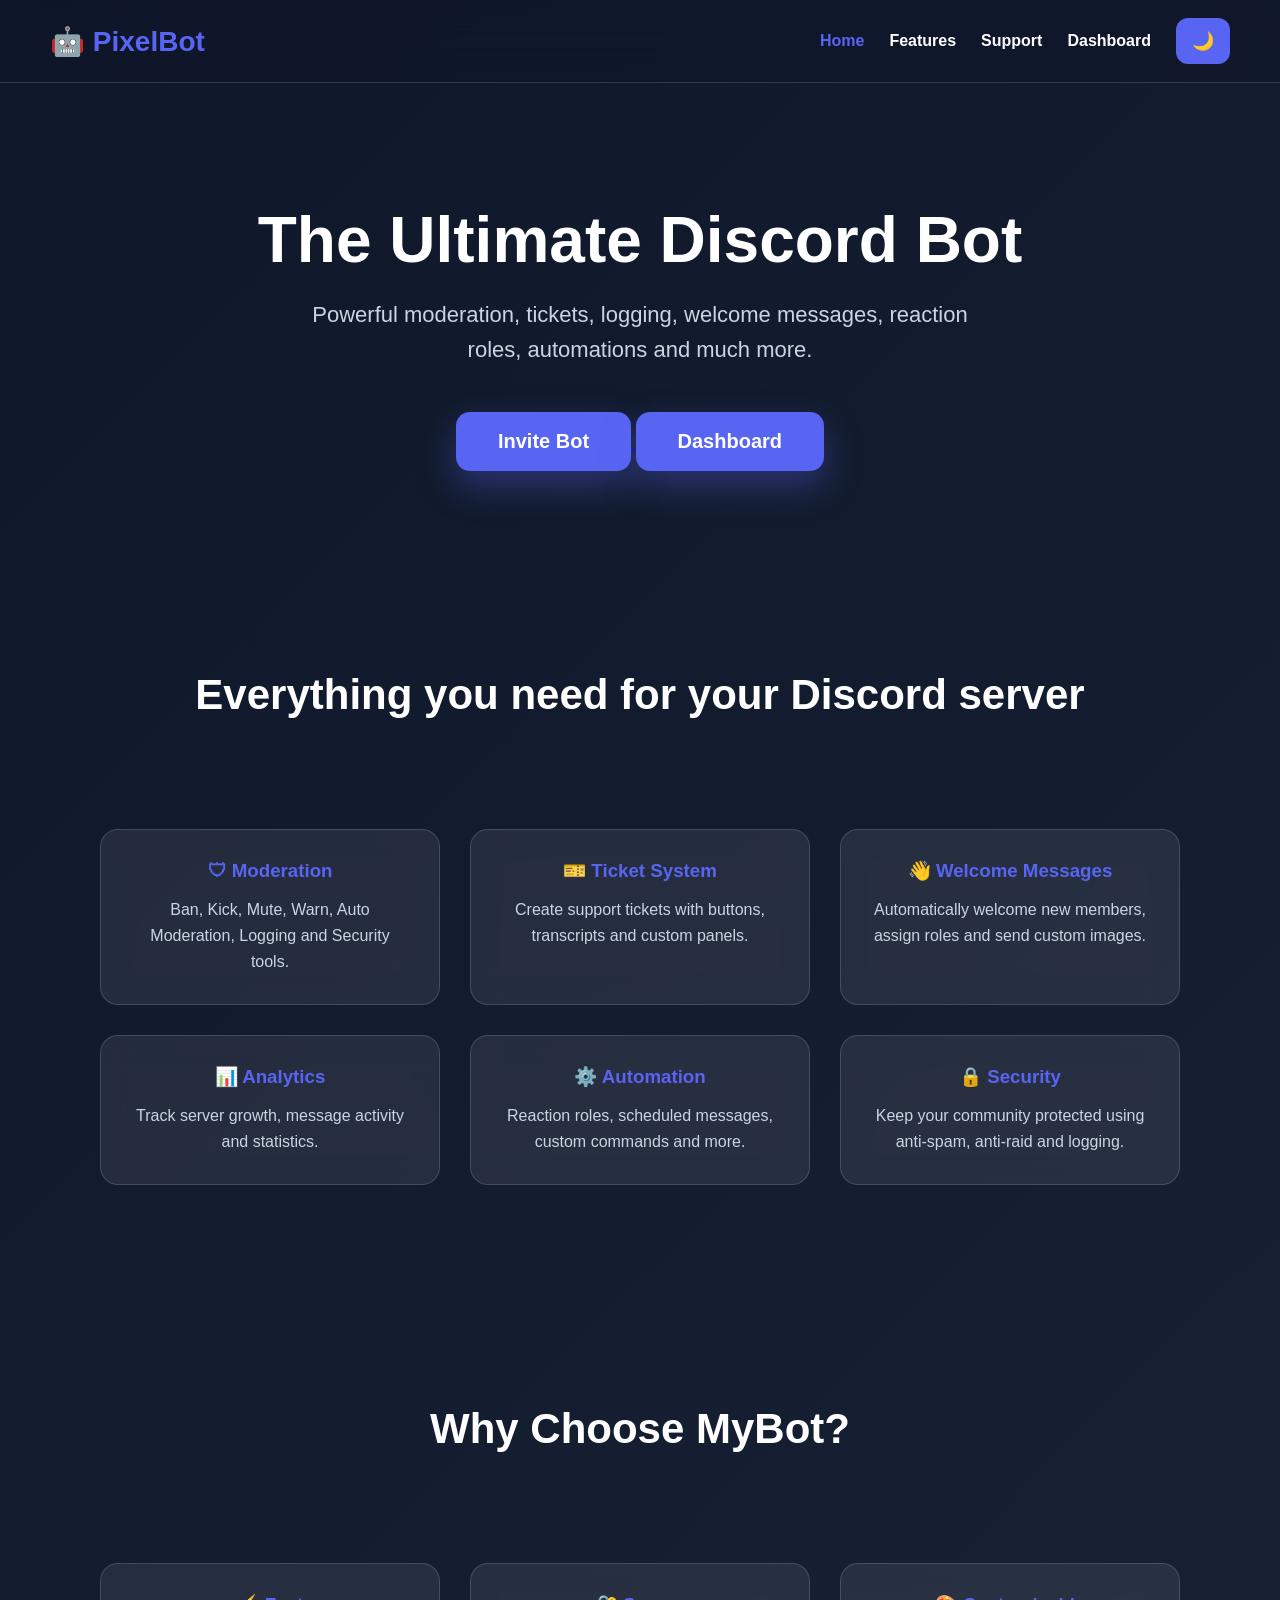
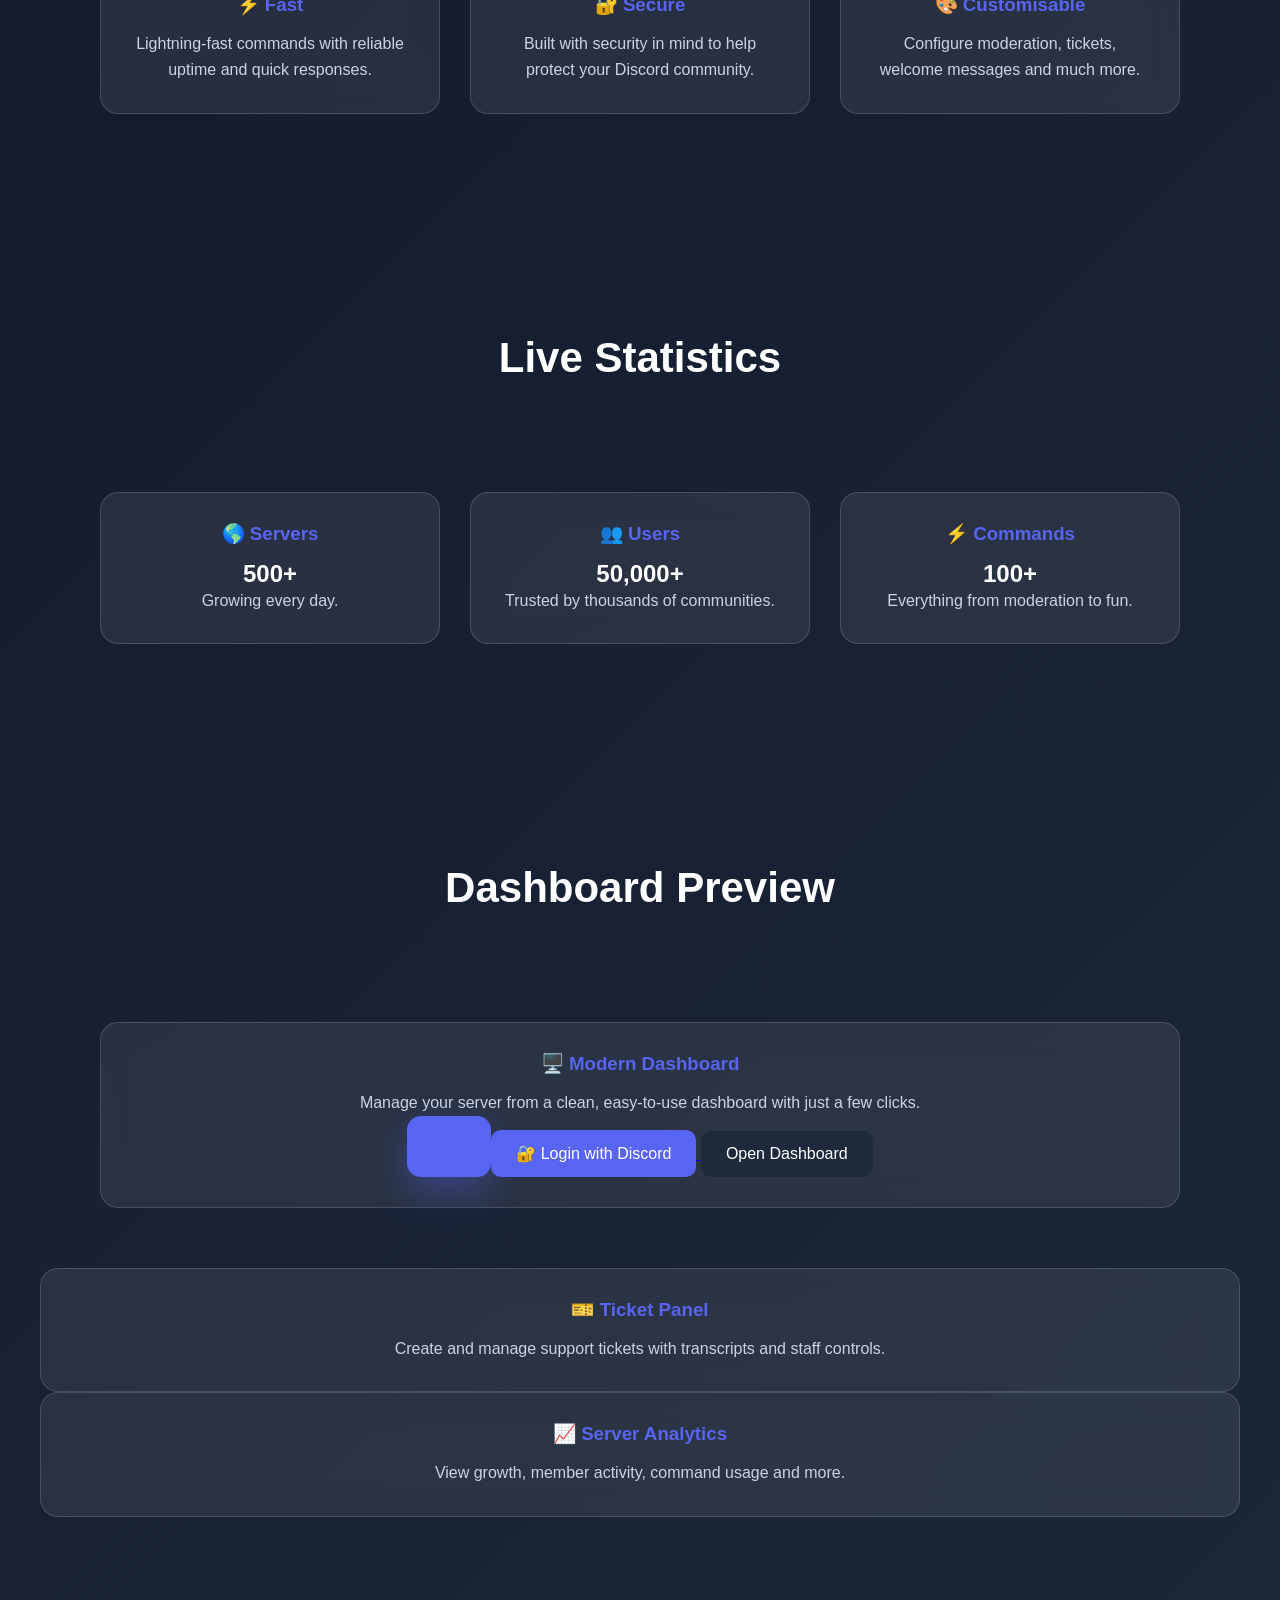
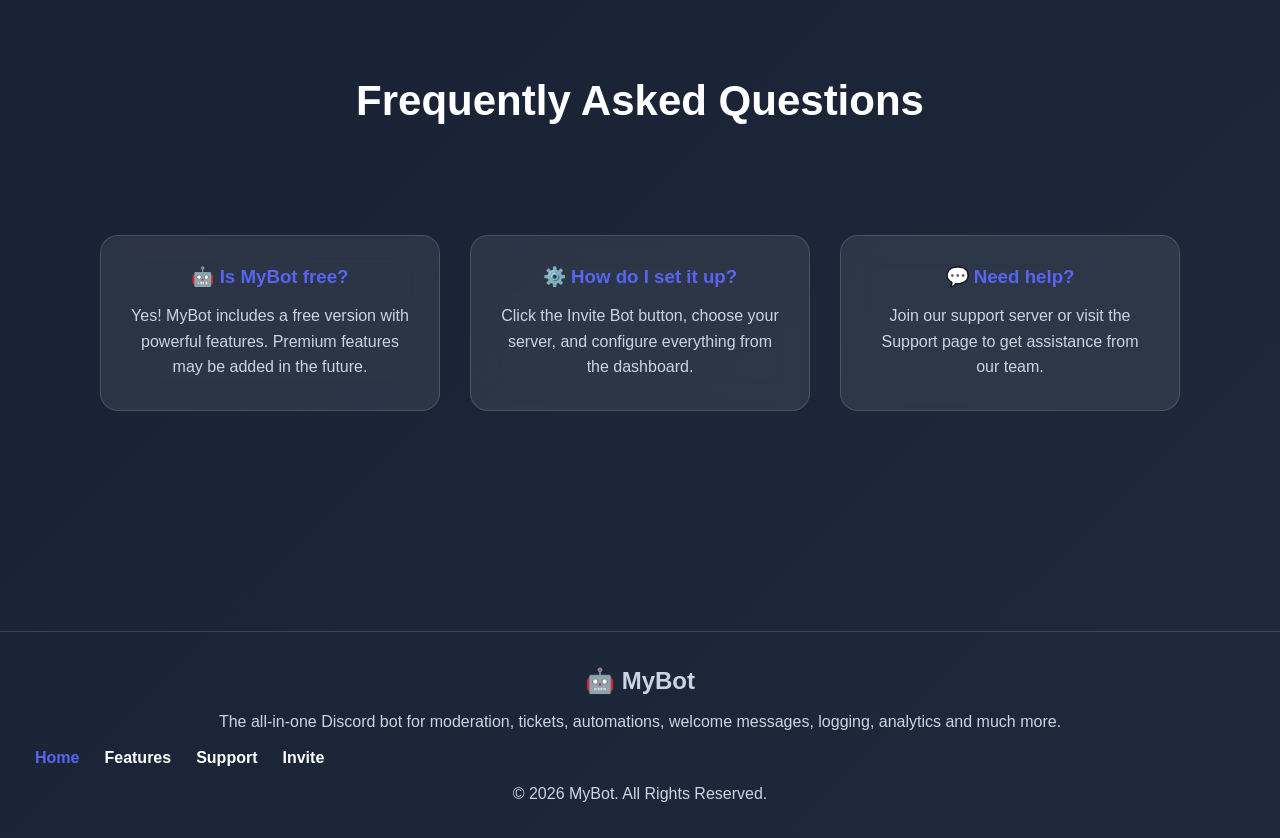
<file: index.html>
<!DOCTYPE html>
<html lang="en">
<head>
    <meta charset="UTF-8">
    <meta name="viewport" content="width=device-width, initial-scale=1.0">
    <title>MyBot | Professional Discord Bot</title>

    <link rel="stylesheet" href="style.css">

    <meta name="theme-color" content="#5865F2">
    <meta name="description" content="The Ultimate Discord Bot for Moderation, Tickets, Logging, Welcome Messages and More.">
</head>

<body>

<nav>

    <h2>🤖 PixelBot </h2>

    <div <div class="nav-links">

    <a href="index.html">Home</a>

    <a href="features.html">Features</a>

    <a href="support.html">Support</a>

    <a href="dashboard.html">Dashboard</a>

    <button id="theme-toggle">🌙</button>

</div>

    </div>

</nav>

<section class="hero">

    <h1>
        The Ultimate Discord Bot
    </h1>

    <p>
        Powerful moderation, tickets, logging, welcome messages,
        reaction roles, automations and much more.
    </p>

    <div <div class="hero-buttons">

    <a href="https://discord.com/oauth2/authorize?client_id=1532870250482237530&permissions=8&integration_type=0&scope=bot+applications.commands">
        <button class="invite">Invite Bot</button>
    </a>

    <a href="dashboard.html">
        <button class="invite">Dashboard</button>
    </a>

</div>
        </a>

    </div>

</section>

<section class="features" id="features">

<h2>Everything you need for your Discord server</h2>

<div class="cards">

<div class="card">

<h3>🛡 Moderation</h3>

<p>
Ban, Kick, Mute, Warn, Auto Moderation,
Logging and Security tools.
</p>

</div>

<div class="card">

<h3>🎫 Ticket System</h3>

<p>
Create support tickets with buttons,
transcripts and custom panels.
</p>

</div>

<div class="card">

<h3>👋 Welcome Messages</h3>

<p>
Automatically welcome new members,
assign roles and send custom images.
</p>

</div>

<div class="card">

<h3>📊 Analytics</h3>

<p>
Track server growth,
message activity and statistics.
</p>

</div>

<div class="card">

<h3>⚙️ Automation</h3>

<p>
Reaction roles,
scheduled messages,
custom commands
and more.
</p>

</div>

<div class="card">

<h3>🔒 Security</h3>

<p>
Keep your community protected
using anti-spam,
anti-raid
and logging.
</p>

</div>

</div>

</section>
<section class="features">

    <h2>Why Choose MyBot?</h2>

    <div class="cards">

        <div class="card">
            <h3>⚡ Fast</h3>
            <p>
                Lightning-fast commands with reliable uptime and quick responses.
            </p>
        </div>

        <div class="card">
            <h3>🔐 Secure</h3>
            <p>
                Built with security in mind to help protect your Discord community.
            </p>
        </div>

        <div class="card">
            <h3>🎨 Customisable</h3>
            <p>
                Configure moderation, tickets, welcome messages and much more.
            </p>
        </div>

    </div>

</section>

<section class="features">

    <h2>Live Statistics</h2>

    <div class="cards">

        <div class="card">
            <h3>🌎 Servers</h3>
            <h1>500+</h1>
            <p>Growing every day.</p>
        </div>

        <div class="card">
            <h3>👥 Users</h3>
            <h1>50,000+</h1>
            <p>Trusted by thousands of communities.</p>
        </div>

        <div class="card">
            <h3>⚡ Commands</h3>
            <h1>100+</h1>
            <p>Everything from moderation to fun.</p>
        </div>

    </div>

</section>

<section class="features">

    <h2>Dashboard Preview</h2>

    <div class="cards">

        <div class="card">

            <h3>🖥️ Modern Dashboard</h3>

            <p>
                Manage your server from a clean,
                easy-to-use dashboard with just a few clicks.
            </p>

            <button class="invite">
               <div class="login-buttons">

<a href="dashboard.html">
<button class="discord-login">
🔐 Login with Discord
</button>
</a>

<a href="dashboard.html">
<button class="dashboard-btn">
Open Dashboard
</button>
</a>

</div>
            </button>

        </div>

        <div class="card">

            <h3>🎫 Ticket Panel</h3>

            <p>
                Create and manage support tickets
                with transcripts and staff controls.
            </p>

        </div>

        <div class="card">

            <h3>📈 Server Analytics</h3>

            <p>
                View growth,
                member activity,
                command usage
                and more.
            </p>

        </div>

    </div>

</section>
<section class="features">

    <h2>Frequently Asked Questions</h2>

    <div class="cards">

        <div class="card">
            <h3>🤖 Is MyBot free?</h3>
            <p>
                Yes! MyBot includes a free version with powerful features.
                Premium features may be added in the future.
            </p>
        </div>

        <div class="card">
            <h3>⚙️ How do I set it up?</h3>
            <p>
                Click the Invite Bot button, choose your server,
                and configure everything from the dashboard.
            </p>
        </div>

        <div class="card">
            <h3>💬 Need help?</h3>
            <p>
                Join our support server or visit the Support page
                to get assistance from our team.
            </p>
        </div>

    </div>

</section>

<footer>

    <h2>🤖 MyBot</h2>

    <br>

    <p>
        The all-in-one Discord bot for moderation,
        tickets, automations, welcome messages,
        logging, analytics and much more.
    </p>

    <br>

    <div class="nav-links">

        <a href="index.html">Home</a>

        <a href="features.html">Features</a>

        <a href="support.html">Support</a>

        <a href="https://discord.com/oauth2/authorize?client_id=1532870250482237530&permissions=8&integration_type=0&scope=bot+applications.commands">
            Invite
        </a>

    </div>

    <br>

    <p>
        © 2026 MyBot. All Rights Reserved.
    </p>

</footer>

<script src="script.js"></script>

</body>
</html>
</file>
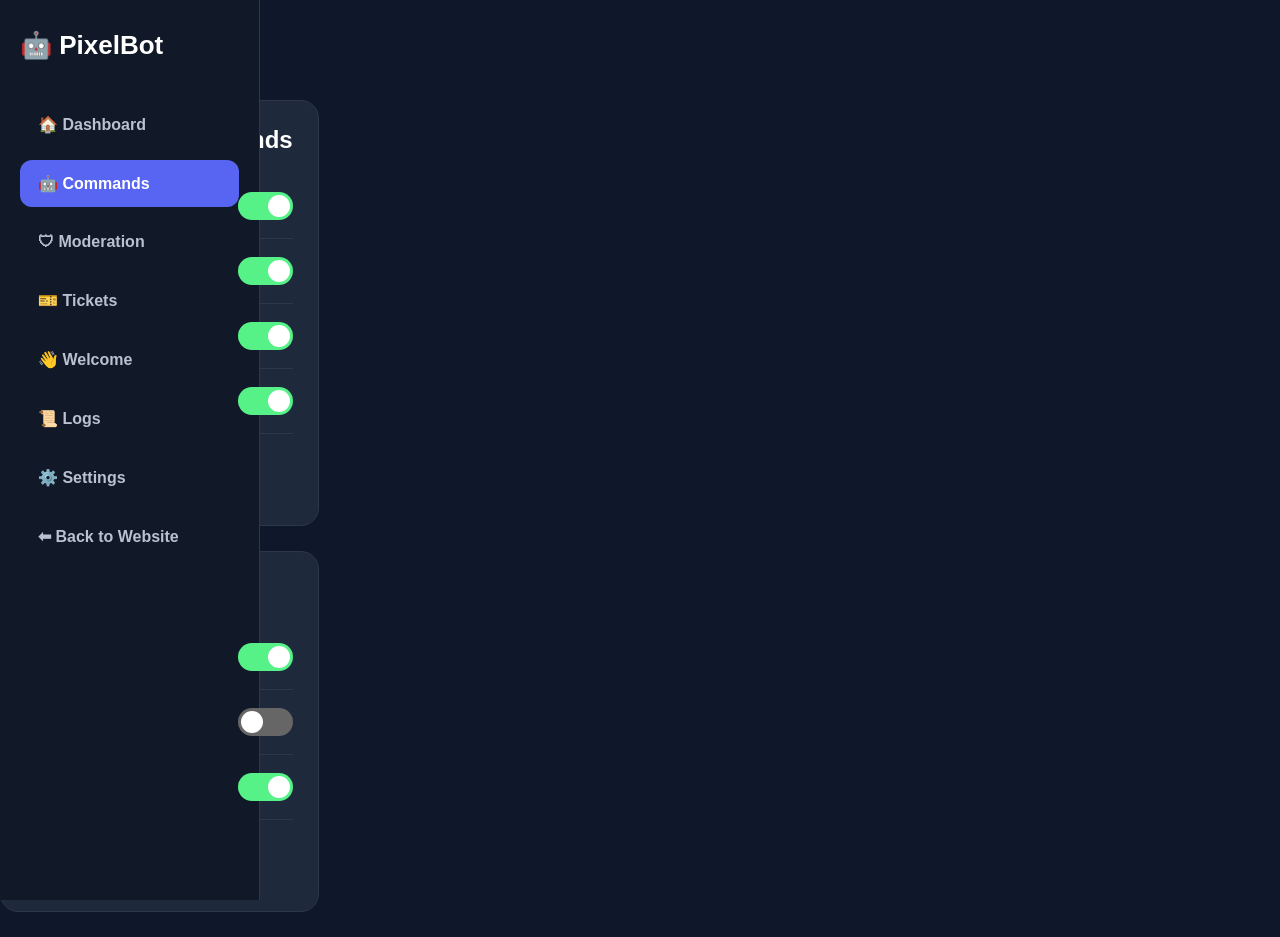
<file: commands.html>
<!DOCTYPE html>
<html lang="en">
<head>
    <meta charset="UTF-8">
    <meta name="viewport" content="width=device-width, initial-scale=1.0">
    <title>Commands | PixelBot Dashboard</title>

    <link rel="stylesheet" href="dashboard.css">
</head>

<body>

<div class="sidebar">

    <div class="logo">
        🤖 PixelBot
    </div>

    <ul>

        <li><a href="dashboard.html">🏠 Dashboard</a></li>

        <li class="active"><a href="commands.html">🤖 Commands</a></li>

        <li><a href="moderation.html">🛡 Moderation</a></li>

        <li><a href="tickets.html">🎫 Tickets</a></li>

        <li><a href="welcome.html">👋 Welcome</a></li>

        <li><a href="logs.html">📜 Logs</a></li>

        <li><a href="settings.html">⚙️ Settings</a></li>

        <li><a href="index.html">⬅ Back to Website</a></li>

    </ul>

</div>

<div class="main">

<header>

<div>

<h1>Commands</h1>

<p>Enable or disable bot commands.</p>

</div>

<div>

<button id="theme-toggle">🌙</button>

</div>

</header>

<div class="panel">

<h2>Moderation Commands</h2>

<div class="setting">
<span>Ban</span>

<label class="switch">
<input type="checkbox" checked>
<span class="slider"></span>
</label>
</div>

<div class="setting">
<span>Kick</span>

<label class="switch">
<input type="checkbox" checked>
<span class="slider"></span>
</label>
</div>

<div class="setting">
<span>Mute</span>

<label class="switch">
<input type="checkbox" checked>
<span class="slider"></span>
</label>
</div>

<div class="setting">
<span>Warn</span>

<label class="switch">
<input type="checkbox" checked>
<span class="slider"></span>
</label>
</div>

<button class="save-btn">
Save Changes
</button>

</div>

<div class="panel">

<h2>Fun Commands</h2>

<div class="setting">
<span>8ball</span>

<label class="switch">
<input type="checkbox" checked>
<span class="slider"></span>
</label>
</div>

<div class="setting">
<span>Meme</span>

<label class="switch">
<input type="checkbox">
<span class="slider"></span>
</label>
</div>

<div class="setting">
<span>Joke</span>

<label class="switch">
<input type="checkbox" checked>
<span class="slider"></span>
</label>
</div>

<button class="save-btn">
Save Changes
</button>

</div>

<script src="dashboard.js"></script>

</div>

</body>
</html>
</file>
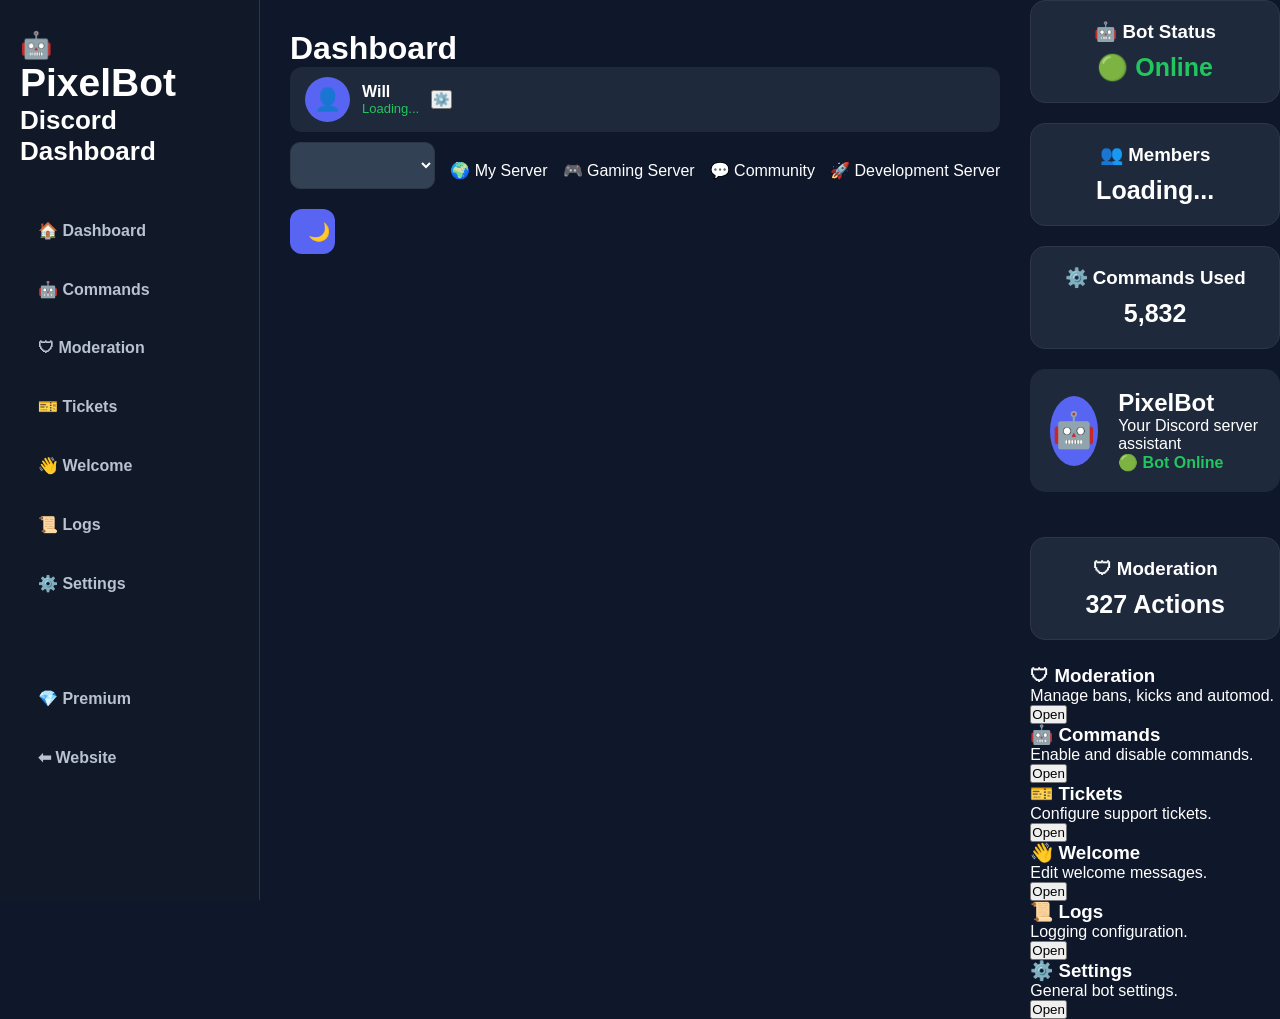
<file: dashboard.html>
<!DOCTYPE html>
<html lang="en">
<head>

<meta charset="UTF-8">
<meta name="viewport" content="width=device-width, initial-scale=1.0">

<title>PixelBot Dashboard</title>

<link rel="stylesheet" href="dashboard.css">

</head>

<body>

<div class="sidebar">

<div class="logo">

<div class="logo-circle">
🤖
</div>

<h2>PixelBot</h2>

<p>Discord Dashboard</p>

</div>

<ul>

<li>
<a href="#" class="nav-link active" data-page="dashboard">
🏠 Dashboard
</a>
</li>

<li>
<a href="#" class="nav-link" data-page="commands">
🤖 Commands
</a>
</li>

<li>
<a href="#" class="nav-link" data-page="moderation">
🛡 Moderation
</a>
</li>

<li>
<a href="#" class="nav-link" data-page="tickets">
🎫 Tickets
</a>
</li>

<li>
<a href="#" class="nav-link" data-page="welcome">
👋 Welcome
</a>
</li>

<li>
<a href="#" class="nav-link" data-page="logs">
📜 Logs
</a>
</li>
<script src="dashboard.js"></script>
<li>
<a href="#" class="nav-link" data-page="settings">
⚙️ Settings

</li>
<script src="dashboard.js"></script>
<li>
<a href="#" class="nav-link" data-page="premium">
💎 Premium
</a>
</li>
<li>
  <section id="premium" class="page" style="display:none;">

<h2>💎 PixelBot Premium</h2>

<div class="premium-banner">

<h1>Unlock Everything</h1>

<p>
Upgrade to PixelBot Premium and unlock exclusive tools,
advanced moderation, analytics and much more.
</p>

<button class="premium-btn">
Upgrade Now
</button>

</div>


<div class="premium-grid">

<div class="premium-card">

<h3>🤖 AI Moderation</h3>

<p>
Automatically detects spam, raids and harmful messages.
</p>

<span class="locked">
🔒 Premium
</span>

</div>


<div class="premium-card">

<h3>📊 Advanced Analytics</h3>

<p>
Track server growth, active members and command usage.
</p>

<span class="locked">
🔒 Premium
</span>

</div>


<div class="premium-card">

<h3>☁️ Cloud Backups</h3>

<p>
Backup your complete server configuration with one click.
</p>

<span class="locked">
🔒 Premium
</span>

</div>


<div class="premium-card">

<h3>🎫 Advanced Tickets</h3>

<p>
Custom ticket panels, forms and unlimited ticket categories.
</p>

<span class="locked">
🔒 Premium
</span>

</div>


<div class="premium-card">

<h3>👑 Priority Support</h3>

<p>
Receive faster support whenever you need help.
</p>

<span class="locked">
🔒 Premium
</span>

</div>


<div class="premium-card">

<h3>🎨 Custom Branding</h3>

<p>
Change colours, logos and embed styles for your server.
</p>

<span class="locked">
🔒 Premium
</span>

</div>

</div>

</section>
  <a href="index.html">
⬅ Website
</a>
</li>

</ul>

</div>

<div class="content">

<header>

<h1 id="page-title">
Dashboard
</h1>
<div class="user-profile">

<div class="user-avatar">
👤
</div>


<div class="user-info">

<h3>Will</h3>

<p>
<p id="bot-status" class="online">
Loading...
</p>


</div>


<button>
⚙️
</button>

</div>
<div class="top-buttons">

<select <div class="server-picker">

<div class="small-server-icon">
🌐
</div>


<select class="server-select">

<option>🌍 My Server</option>

<option>🎮 Gaming Server</option>

<option>💬 Community</option>

<option>🚀 Development Server</option>

</select>

</div>
</select>

<button id="theme-toggle">
🌙
</button>

</div>

</header>

<section id="dashboard" class="page">
<div class="stats-grid">

<div class="stat-card">

<h3>🤖 Bot Status</h3>

<p class="online">
🟢 Online
</p>

</div>


<div class="stat-card">

<h3>👥 Members</h3>

<p id="member-count">
Loading...
</p>

</div>


<div class="stat-card">

<h3>⚙️ Commands Used</h3>

<p>
5,832
</p>

</div>
<div class="bot-profile">

<div class="bot-avatar">
🤖
</div>

<div>

<h2>PixelBot</h2>

<p>
Your Discord server assistant
</p>

<span>
🟢 Bot Online
</span>

</div>

</div>

<div class="stat-card">

<h3>🛡 Moderation</h3>

<p>
327 Actions
</p>

</div>

</div>
<div class="grid">

<div class="card">

<h3>
🛡 Moderation
</h3>

<p>
Manage bans, kicks and automod.
</p>

<button class="open-btn" data-open="moderation">
Open
</button>

</div>

<div class="card">

<h3>
🤖 Commands
</h3>

<p>
Enable and disable commands.
</p>

<button class="open-btn" data-open="commands">
Open
</button>

</div>

<div class="card">

<h3>
🎫 Tickets
</h3>

<p>
Configure support tickets.
</p>

<button class="open-btn" data-open="tickets">
Open
</button>

</div>

<div class="card">

<h3>
👋 Welcome
</h3>

<p>
Edit welcome messages.
</p>

<button class="open-btn" data-open="welcome">
Open
</button>

</div>

<div class="card">

<h3>
📜 Logs
</h3>

<p>
Logging configuration.
</p>

<button class="open-btn" data-open="logs">
Open
</button>

</div>

<div class="card">

<h3>
⚙️ Settings
</h3>

<p>
General bot settings.
</p>

<button class="open-btn" data-open="settings">
Open
</button>

</div>

</div>

</section>
<section id="commands" class="page" style="display:none;">

<h2>🤖 Commands</h2>

<div class="card">

<div class="setting">
<span>Ban Command</span>

<label class="switch">
<input type="checkbox" checked>
<span class="slider"></span>
</label>
</div>

<div class="setting">
<span>Kick Command</span>

<label class="switch">
<input type="checkbox" checked>
<span class="slider"></span>
</label>
</div>

<div class="setting">
<span>Warn Command</span>

<label class="switch">
<input type="checkbox" checked>
<span class="slider"></span>
</label>
</div>

<div class="setting">
<span>Mute Command</span>

<label class="switch">
<input type="checkbox">
<span class="slider"></span>
</label>
</div>

<button class="save-btn">
Save Changes
</button>

</div>

</section>

<section id="moderation" class="page" style="display:none;">

<h2>🛡 Moderation</h2>

<div class="card">

<div class="setting">
<span>Auto Moderation</span>

<label class="switch">
<input type="checkbox" checked>
<span class="slider"></span>
</label>
</div>

<div class="setting">
<span>Anti Spam</span>

<label class="switch">
<input type="checkbox" checked>
<span class="slider"></span>
</label>
</div>

<div class="setting">
<span>Bad Word Filter</span>

<label class="switch">
<input type="checkbox">
<span class="slider"></span>
</label>
</div>

<div class="setting">
<span>Raid Protection</span>

<label class="switch">
<input type="checkbox" checked>
<span class="slider"></span>
</label>
</div>

<button class="save-btn">
Save Changes
</button>

</div>

</section>

<section id="tickets" class="page" style="display:none;">

<h2>🎫 Tickets</h2>

<div class="card">

<label>Support Category</label>

<select class="input">

<option>Support</option>

<option>Reports</option>

<option>Appeals</option>

</select>

<label>Staff Role</label>

<select class="input">

<option>Moderator</option>

<option>Admin</option>

</select>

<label>Transcript Channel</label>

<select class="input">

<option>#transcripts</option>

<option>#logs</option>

</select>

<button class="save-btn">

Save Ticket Settings

</button>

</div>

</section>
</section>


<section id="welcome" class="page" style="display:none;">

<h2>👋 Welcome</h2>

<div class="card">

<label>Welcome Message</label>

<textarea class="input" rows="5">
Welcome to our server!
</textarea>


<label>Welcome Channel</label>

<select class="input">

<option>#welcome</option>

<option>#general</option>

<option>#chat</option>

</select>


<div class="setting">

<span>Enable Welcome Messages</span>

<label class="switch">

<input type="checkbox" checked>

<span class="slider"></span>

</label>

</div>


<button class="save-btn">

Save Welcome Settings

</button>


</div>

</section>




<section id="logs" class="page" style="display:none;">

<h2>📜 Logs</h2>


<div class="card">


<div class="setting">

<span>Member Logs</span>

<label class="switch">

<input type="checkbox" checked>

<span class="slider"></span>

</label>

</div>



<div class="setting">

<span>Message Logs</span>

<label class="switch">

<input type="checkbox">

<span class="slider"></span>

</label>

</div>



<div class="setting">

<span>Moderation Logs</span>

<label class="switch">

<input type="checkbox" checked>

<span class="slider"></span>

</label>

</div>



<label>
Log Channel
</label>


<select class="input">

<option>#logs</option>

<option>#admin-logs</option>

<option>#moderation</option>

</select>



<button class="save-btn">

Save Log Settings

</button>


</div>

</section>
<section id="settings" class="page" style="display:none;">

<h2>⚙️ Settings</h2>


<div class="card">


<div class="setting">

<span>Bot Online Status</span>

<label class="switch">

<input type="checkbox" checked>

<span class="slider"></span>

</label>

</div>



<div class="setting">

<span>Command Prefix</span>

<input class="input" value="!">

</div>



<div class="setting">

<span>Auto Update</span>

<label class="switch">

<input type="checkbox">

<span class="slider"></span>

</label>

</div>



<label>Bot Language</label>

<select class="input">

<option>English</option>

<option>Spanish</option>

<option>French</option>

</select>



<br><br>


<button class="save-btn">

Save Settings

</button>


</div>

</section>





<script src="dashboard.js"></script>


</body>

</html>
</file>
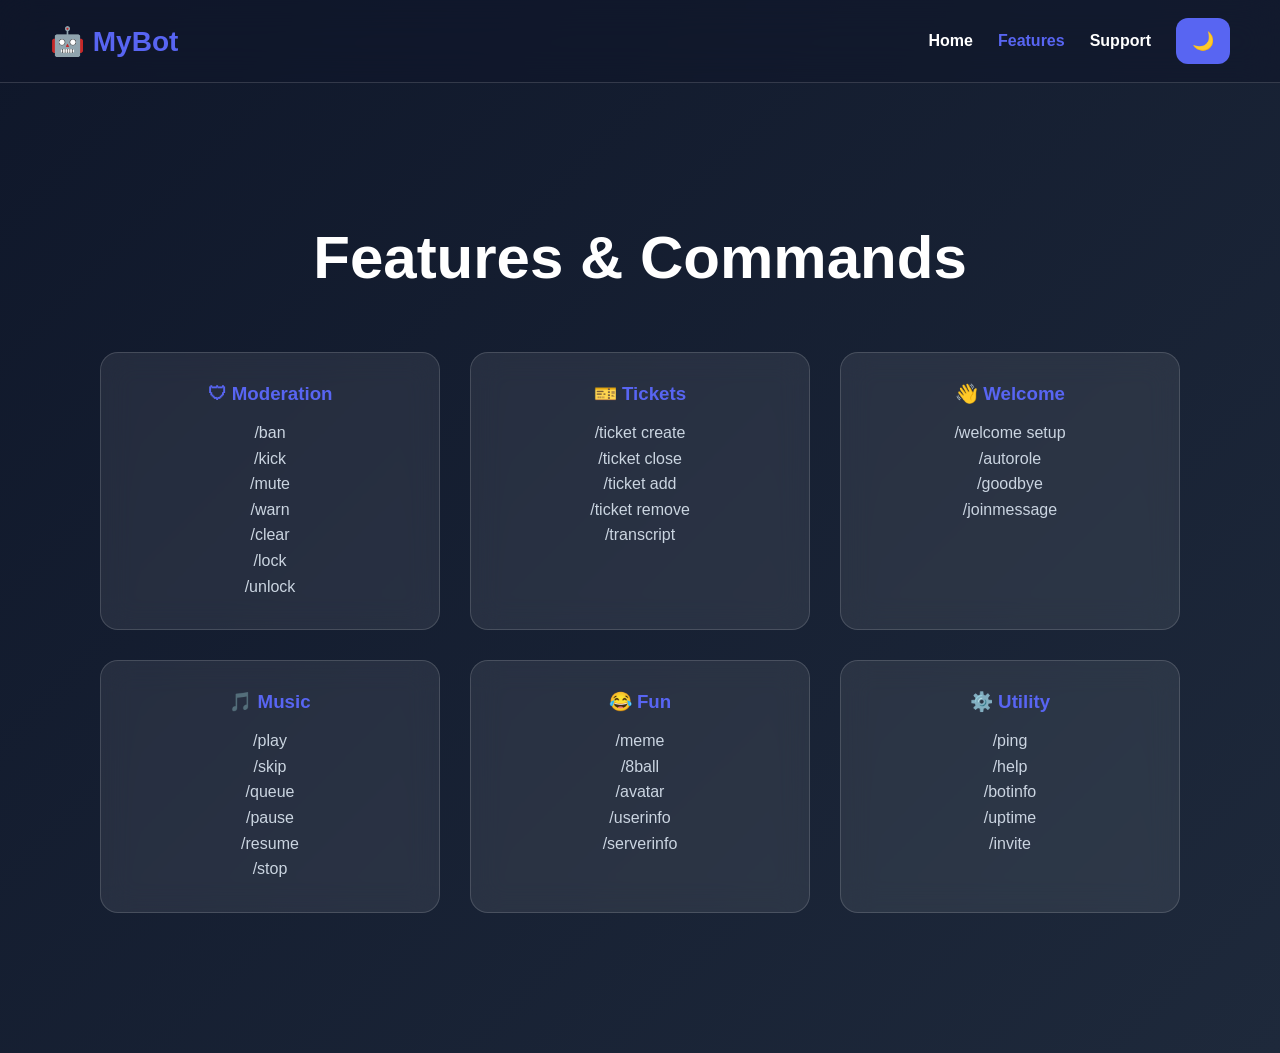
<file: features.html>
<!DOCTYPE html>
<html lang="en">
<head>
    <meta charset="UTF-8">
    <meta name="viewport" content="width=device-width, initial-scale=1.0">
    <title>MyBot | Features</title>
    <link rel="stylesheet" href="style.css">
</head>

<body>

<nav>

    <h2>🤖 MyBot</h2>

    <div class="nav-links">

        <a href="index.html">Home</a>

        <a href="features.html">Features</a>

        <a href="support.html">Support</a>

        <button id="theme-toggle">🌙</button>

    </div>

</nav>

<section class="features">

<h1 style="text-align:center;font-size:60px;margin-top:60px;">
Features & Commands
</h1>

<div class="cards">

<div class="card">
<h3>🛡 Moderation</h3>

<p>
/ban<br>
/kick<br>
/mute<br>
/warn<br>
/clear<br>
/lock<br>
/unlock
</p>

</div>

<div class="card">

<h3>🎫 Tickets</h3>

<p>
/ticket create<br>
/ticket close<br>
/ticket add<br>
/ticket remove<br>
/transcript
</p>

</div>

<div class="card">

<h3>👋 Welcome</h3>

<p>
/welcome setup<br>
/autorole<br>
/goodbye<br>
/joinmessage
</p>

</div>

<div class="card">

<h3>🎵 Music</h3>

<p>
/play<br>
/skip<br>
/queue<br>
/pause<br>
/resume<br>
/stop
</p>

</div>

<div class="card">

<h3>😂 Fun</h3>

<p>
/meme<br>
/8ball<br>
/avatar<br>
/userinfo<br>
/serverinfo
</p>

</div>

<div class="card">

<h3>⚙️ Utility</h3>

<p>
/ping<br>
/help<br>
/botinfo<br>
/uptime<br>
/invite
</p>

</div>

</div>

</section>

<script src="script.js"></script>

</body>
</html>
</file>
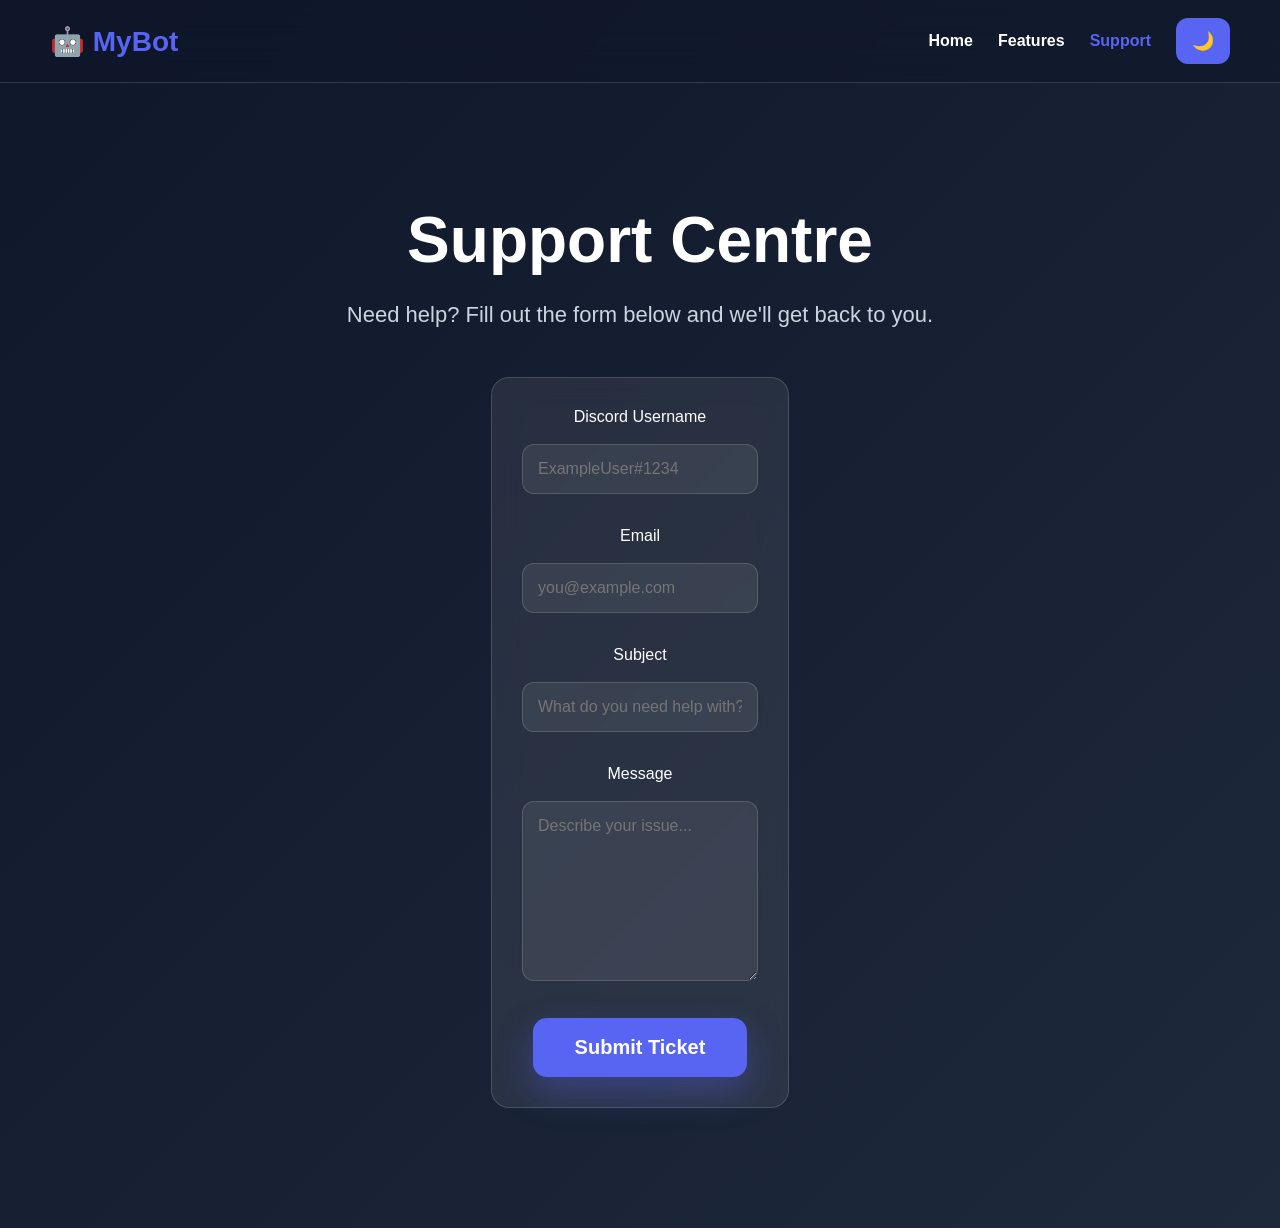
<file: support.html>
<!DOCTYPE html>
<html lang="en">
<head>
    <meta charset="UTF-8">
    <meta name="viewport" content="width=device-width, initial-scale=1.0">
    <title>MyBot | Support</title>
    <link rel="stylesheet" href="style.css">
</head>

<body>

<nav>
    <h2>🤖 MyBot</h2>

    <div class="nav-links">
        <a href="index.html">Home</a>
        <a href="features.html">Features</a>
        <a href="support.html">Support</a>
        <button id="theme-toggle">🌙</button>
    </div>
</nav>

<section class="hero">

<h1>Support Centre</h1>

<p>
Need help? Fill out the form below and we'll get back to you.
</p>

<div class="card" style="max-width:700px;margin:auto;">

<form https://formspree.io/f/xrpzzzga>

<label>Discord Username</label><br><br>

<input type="text" placeholder="ExampleUser#1234" required><br><br>

<label>Email</label><br><br>

<input type="email" placeholder="you@example.com" required><br><br>

<label>Subject</label><br><br>

<input type="text" placeholder="What do you need help with?" required><br><br>

<label>Message</label><br><br>

<textarea rows="8" placeholder="Describe your issue..." required></textarea><br><br>

<button class="invite" type="submit">
Submit Ticket
</button>

</form>

</div>

</section>

<script src="script.js"></script>

</body>
</html>
</file>
<file: style.css>
/* =========================
   Professional Discord Bot Website
   ========================= */

:root{
    --bg:#0f172a;
    --bg2:#1e293b;
    --text:#ffffff;
    --text2:#cbd5e1;
    --primary:#5865F2;
    --secondary:#7c3aed;
    --card:rgba(255,255,255,.08);
    --border:rgba(255,255,255,.15);
    --nav:rgba(15,23,42,.6);
}

body.light{
    --bg:#f8fafc;
    --bg2:#e2e8f0;
    --text:#111827;
    --text2:#4b5563;
    --primary:#5865F2;
    --secondary:#4f46e5;
    --card:rgba(255,255,255,.75);
    --border:rgba(0,0,0,.08);
    --nav:rgba(255,255,255,.7);
}

*{
    margin:0;
    padding:0;
    box-sizing:border-box;
    font-family:Arial,Helvetica,sans-serif;
}

html{
    scroll-behavior:smooth;
}

body{

    background:
    linear-gradient(135deg,var(--bg),var(--bg2));

    color:var(--text);

    min-height:100vh;

    transition:.35s;

}

/* ================= NAV ================= */

nav{

    position:sticky;

    top:0;

    display:flex;

    justify-content:space-between;

    align-items:center;

    padding:18px 50px;

    backdrop-filter:blur(18px);

    background:var(--nav);

    border-bottom:1px solid var(--border);

    z-index:1000;

}

nav h2{

    color:var(--primary);

    font-size:28px;

}

.nav-links{

    display:flex;

    align-items:center;

    gap:25px;

}

.nav-links a{

    color:var(--text);

    text-decoration:none;

    font-weight:600;

    transition:.3s;

}

.nav-links a:hover{

    color:var(--primary);

}

/* ================= BUTTONS ================= */

button{

    cursor:pointer;

}

.invite{

    background:var(--primary);

    color:white;

    border:none;

    padding:18px 42px;

    font-size:20px;

    border-radius:14px;

    font-weight:bold;

    transition:.3s;

    box-shadow:0 15px 35px rgba(88,101,242,.35);

}

.invite:hover{

    transform:translateY(-5px);

    box-shadow:0 25px 45px rgba(88,101,242,.5);

}

#theme-toggle{

    background:var(--primary);

    color:white;

    border:none;

    padding:12px 16px;

    border-radius:12px;

    font-size:18px;

    transition:.3s;

}

#theme-toggle:hover{

    transform:rotate(15deg);

}

/* ================= HERO ================= */

.hero{

    display:flex;

    flex-direction:column;

    justify-content:center;

    align-items:center;

    text-align:center;

    padding:120px 20px;

}

.hero h1{

    font-size:64px;

    margin-bottom:20px;

}

.hero p{

    color:var(--text2);

    font-size:22px;

    max-width:700px;

    margin-bottom:45px;

    line-height:1.6;

}

/* ================= CARDS ================= */

.cards{

    display:grid;

    grid-template-columns:repeat(auto-fit,minmax(280px,1fr));

    gap:30px;

    padding:60px;

}

.card{

    background:var(--card);

    backdrop-filter:blur(15px);

    border:1px solid var(--border);

    border-radius:18px;

    padding:30px;

    transition:.3s;

}

.card:hover{

    transform:translateY(-10px);

    box-shadow:0 25px 45px rgba(0,0,0,.2);

}

.card h3{

    margin-bottom:15px;

    color:var(--primary);

}

.card p{

    color:var(--text2);

    line-height:1.6;

}

/* ================= FEATURES ================= */

.features{

    padding:80px 40px;

    text-align:center;

}

.features h2{

    font-size:42px;

    margin-bottom:50px;

}

/* ================= FOOTER ================= */

footer{

    margin-top:80px;

    text-align:center;

    padding:35px;

    color:var(--text2);

    border-top:1px solid var(--border);

}

/* ================= SCROLLBAR ================= */

::-webkit-scrollbar{

    width:10px;

}

::-webkit-scrollbar-thumb{

    background:var(--primary);

    border-radius:20px;

}

/* ================= MOBILE ================= */

@media(max-width:900px){

nav{

    flex-direction:column;

    gap:20px;

    padding:20px;

}

.nav-links{

    flex-wrap:wrap;

    justify-content:center;

}

.hero h1{

    font-size:42px;

}

.hero p{

    font-size:18px;

}

.cards{

    padding:25px;

}

}
input,
textarea{

width:100%;

padding:15px;

border-radius:12px;

border:none;

margin-bottom:15px;

font-size:16px;

background:rgba(255,255,255,.08);

color:var(--text);

border:1px solid var(--border);

}

body.light input,
body.light textarea{

background:white;

color:#111;

}

textarea{

resize:vertical;

min-height:180px;

}
.login-buttons{

display:flex;
gap:15px;
justify-content:center;
margin-top:25px;

}


.discord-login,
.dashboard-btn{

padding:14px 25px;
border-radius:10px;
border:none;
cursor:pointer;
font-size:16px;

}


.discord-login{

background:#5865F2;
color:white;

}


.dashboard-btn{

background:#1e293b;
color:white;

}


.discord-login:hover,
.dashboard-btn:hover{

opacity:.8;

}
</file>
<file: dashboard.css>
/* ===========================
   MyBot Dashboard Theme
=========================== */

*{
margin:0;
padding:0;
box-sizing:border-box;
font-family:Arial,Helvetica,sans-serif;
}

:root{

--bg:#0f172a;
--sidebar:#111827;
--card:#1e293b;
--card2:#334155;
--text:white;
--text2:#b8c2d0;
--primary:#5865F2;
--success:#57F287;
--danger:#ED4245;
--border:#2d3748;

}

body.light{

--bg:#f5f7fb;
--sidebar:white;
--card:white;
--card2:#edf2f7;
--text:#222;
--text2:#666;
--border:#d9d9d9;

}

body{

background:var(--bg);
color:var(--text);

display:flex;

min-height:100vh;

transition:.3s;

}

/* Sidebar */

.sidebar{

width:260px;

background:var(--sidebar);

padding:30px 20px;

border-right:1px solid var(--border);

position:fixed;

top:0;

left:0;

bottom:0;

}

.logo{

font-size:26px;

font-weight:bold;

margin-bottom:40px;

}

.sidebar ul{

list-style:none;

}

.sidebar li{

margin-bottom:12px;

}

.sidebar a{

display:block;

padding:14px 18px;

border-radius:12px;

text-decoration:none;

color:var(--text2);

font-weight:bold;

transition:.25s;

}

.sidebar a:hover{

background:var(--primary);

color:white;

}

.sidebar .active a{

background:var(--primary);

color:white;

}

/* Main */

.content{
    margin-left:260px;
    padding:30px;
    width:calc(100% - 260px);
}

}

header{
    display:flex;
    justify-content:space-between;
    align-items:center;
    width:100%;
    margin-bottom:30px;
}
}

header h1{

font-size:42px;

}

.top-right{

display:flex;

align-items:center;

gap:15px;

}

/* Cards */

.stats{

display:grid;

grid-template-columns:repeat(auto-fit,minmax(220px,1fr));

gap:20px;

margin-bottom:35px;

}

.stat-card{

background:var(--card);

padding:25px;

border-radius:18px;

border:1px solid var(--border);

transition:.25s;

}

.stat-card:hover{

transform:translateY(-5px);

}

.panel{

background:var(--card);

padding:25px;

border-radius:18px;

margin-bottom:25px;

border:1px solid var(--border);

}

.panel h2{

margin-bottom:20px;

}

.setting{

display:flex;

justify-content:space-between;

align-items:center;

padding:18px 0;

border-bottom:1px solid var(--border);

}

/* Buttons */

.save-btn{

background:var(--primary);

color:white;

border:none;

padding:14px 28px;

border-radius:12px;

cursor:pointer;

font-size:16px;

font-weight:bold;

margin-top:20px;

transition:.25s;

}

.save-btn:hover{

transform:scale(1.05);

}

/* Inputs */

.input,
select,
textarea{

width:100%;

padding:14px;

margin:10px 0 20px;

background:var(--card2);

border:1px solid var(--border);

border-radius:10px;

color:var(--text);

}

/* Toggle Switch */

.switch{

position:relative;

display:inline-block;

width:55px;

height:28px;

}

.switch input{

display:none;

}

.slider{

position:absolute;

cursor:pointer;

top:0;

left:0;

right:0;

bottom:0;

background:#666;

transition:.3s;

border-radius:30px;

}

.slider:before{

content:"";

position:absolute;

height:22px;

width:22px;

left:3px;

bottom:3px;

background:white;

transition:.3s;

border-radius:50%;

}

input:checked + .slider{

background:var(--success);

}

input:checked + .slider:before{

transform:translateX(27px);

}

#theme-toggle{

background:var(--primary);

color:white;

border:none;

padding:12px 18px;

border-radius:12px;

cursor:pointer;

font-size:18px;

}

footer{

margin-top:50px;

text-align:center;

color:var(--text2);

}
.top-buttons{
    display:flex;
    gap:15px;
    align-items:center;
}

.server-select{
    min-width:180px;
    cursor:pointer;
}

#theme-toggle{
    width:45px;
    height:45px;
    cursor:pointer;
}
.stats-grid{

display:grid;
grid-template-columns:repeat(auto-fit,minmax(200px,1fr));
gap:20px;
margin-bottom:25px;

}


.stat-card{

background:#1e293b;
padding:20px;
border-radius:15px;
text-align:center;

}


.stat-card h3{

margin-bottom:10px;

}


.stat-card p{

font-size:25px;
font-weight:bold;

}


.online{

color:#22c55e;

}
.bot-profile{

display:flex;
align-items:center;
gap:20px;
background:#1e293b;
padding:20px;
border-radius:15px;
margin-bottom:25px;

}


.bot-avatar{

width:70px;
height:70px;
background:#5865F2;
border-radius:50%;
display:flex;
align-items:center;
justify-content:center;
font-size:35px;

}


.bot-profile span{

color:#22c55e;
font-weight:bold;

}
.user-profile{

display:flex;
align-items:center;
gap:12px;
background:#1e293b;
padding:10px 15px;
border-radius:12px;

}


.user-avatar{

width:45px;
height:45px;
background:#5865F2;
border-radius:50%;
display:flex;
align-items:center;
justify-content:center;
font-size:22px;

}


.user-info h3{

font-size:16px;

}


.user-info p{

color:#22c55e;
font-size:13px;

}


.user-profile button{

cursor:pointer;

}
.server-picker{

display:flex;
align-items:center;
gap:10px;

}


.small-server-icon{

width:40px;
height:40px;
border-radius:50%;
background:#5865F2;
display:flex;
align-items:center;
justify-content:center;
font-size:20px;

}


.server-select{

cursor:pointer;
}
.premium-banner{

background:linear-gradient(135deg,#5865F2,#7C3AED);
padding:35px;
border-radius:18px;
margin-bottom:30px;
text-align:center;

}

.premium-banner h1{

font-size:34px;
margin-bottom:15px;

}

.premium-banner p{

font-size:18px;
opacity:.95;
margin-bottom:20px;

}

.premium-btn{

background:white;
color:#5865F2;
padding:14px 30px;
font-size:18px;
font-weight:bold;
border:none;
border-radius:10px;
cursor:pointer;
transition:.25s;

}

.premium-btn:hover{

transform:scale(1.05);

}

.premium-grid{

display:grid;
grid-template-columns:repeat(auto-fit,minmax(260px,1fr));
gap:20px;

}

.premium-card{

background:#1e293b;
padding:25px;
border-radius:15px;
transition:.25s;

}

.premium-card:hover{

transform:translateY(-6px);

}

.locked{

display:inline-block;
margin-top:15px;
background:#5865F2;
padding:6px 12px;
border-radius:8px;
font-weight:bold;

}
</file>
